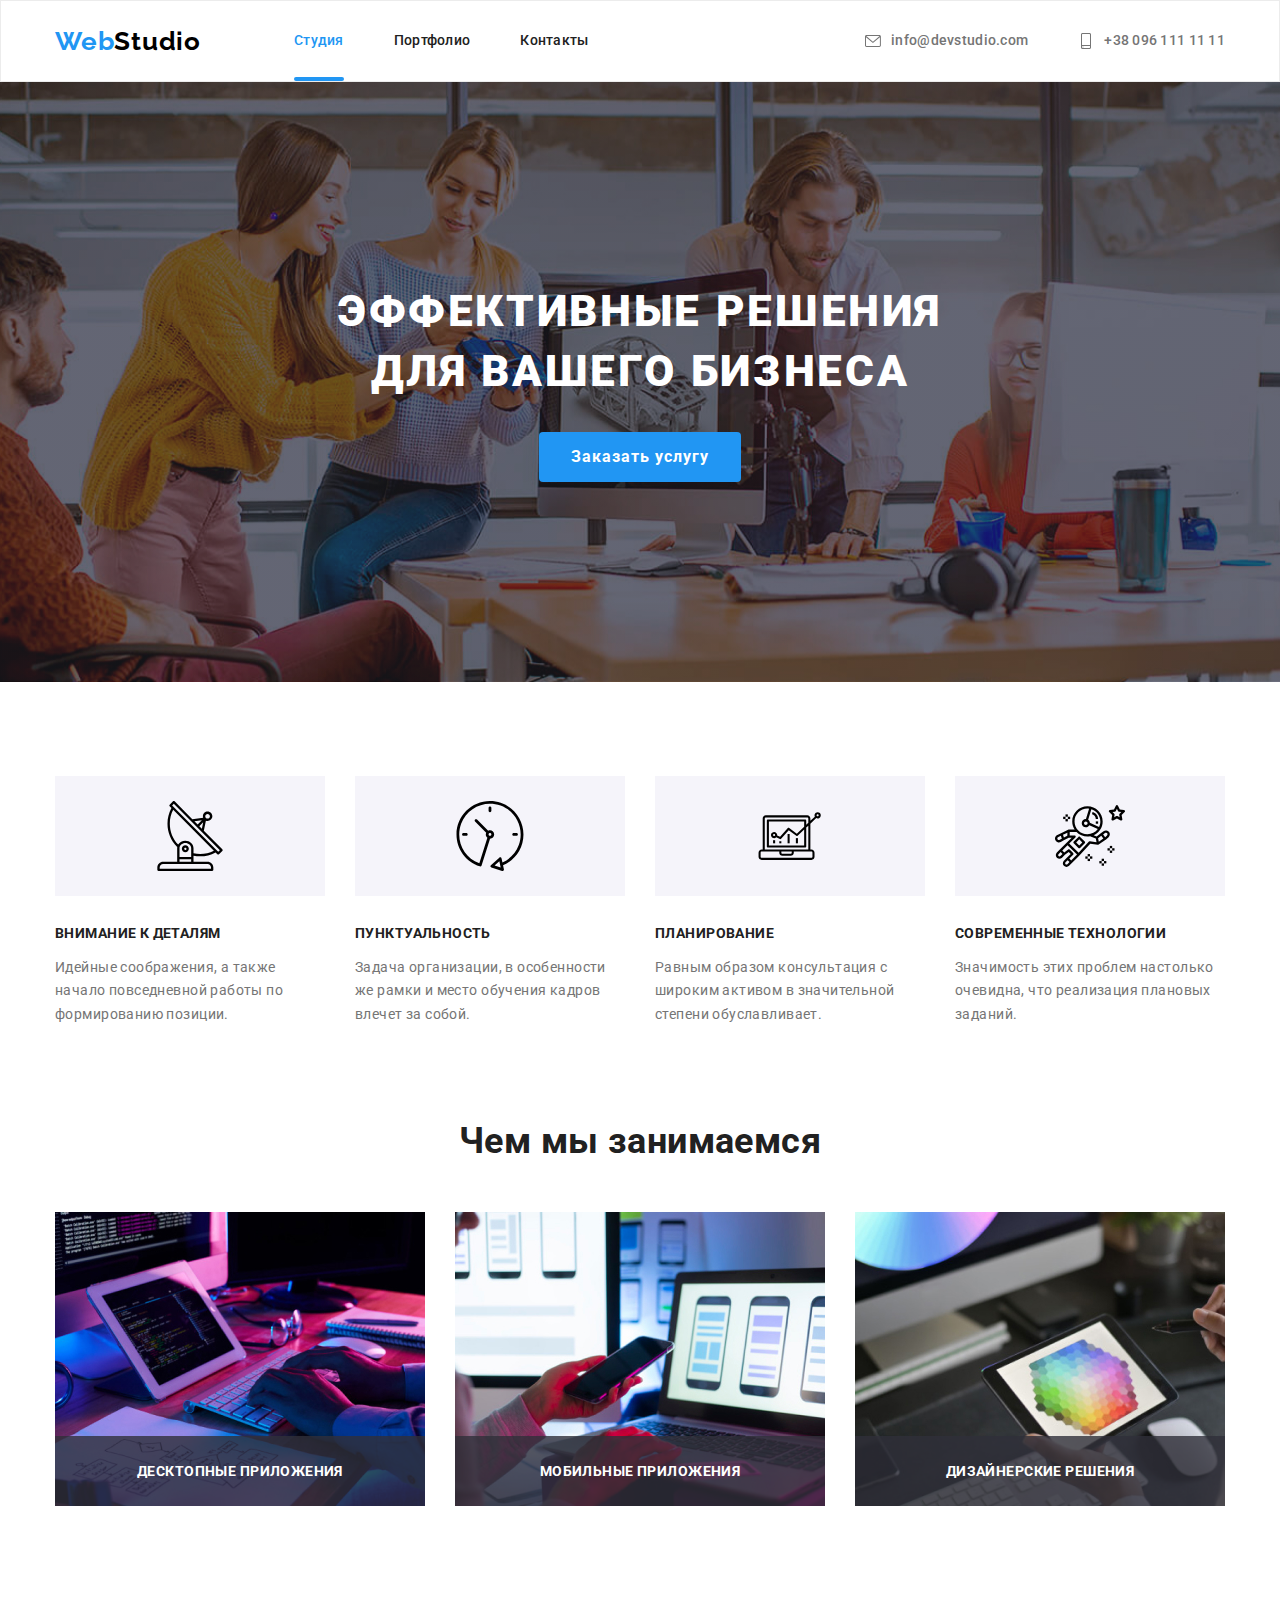
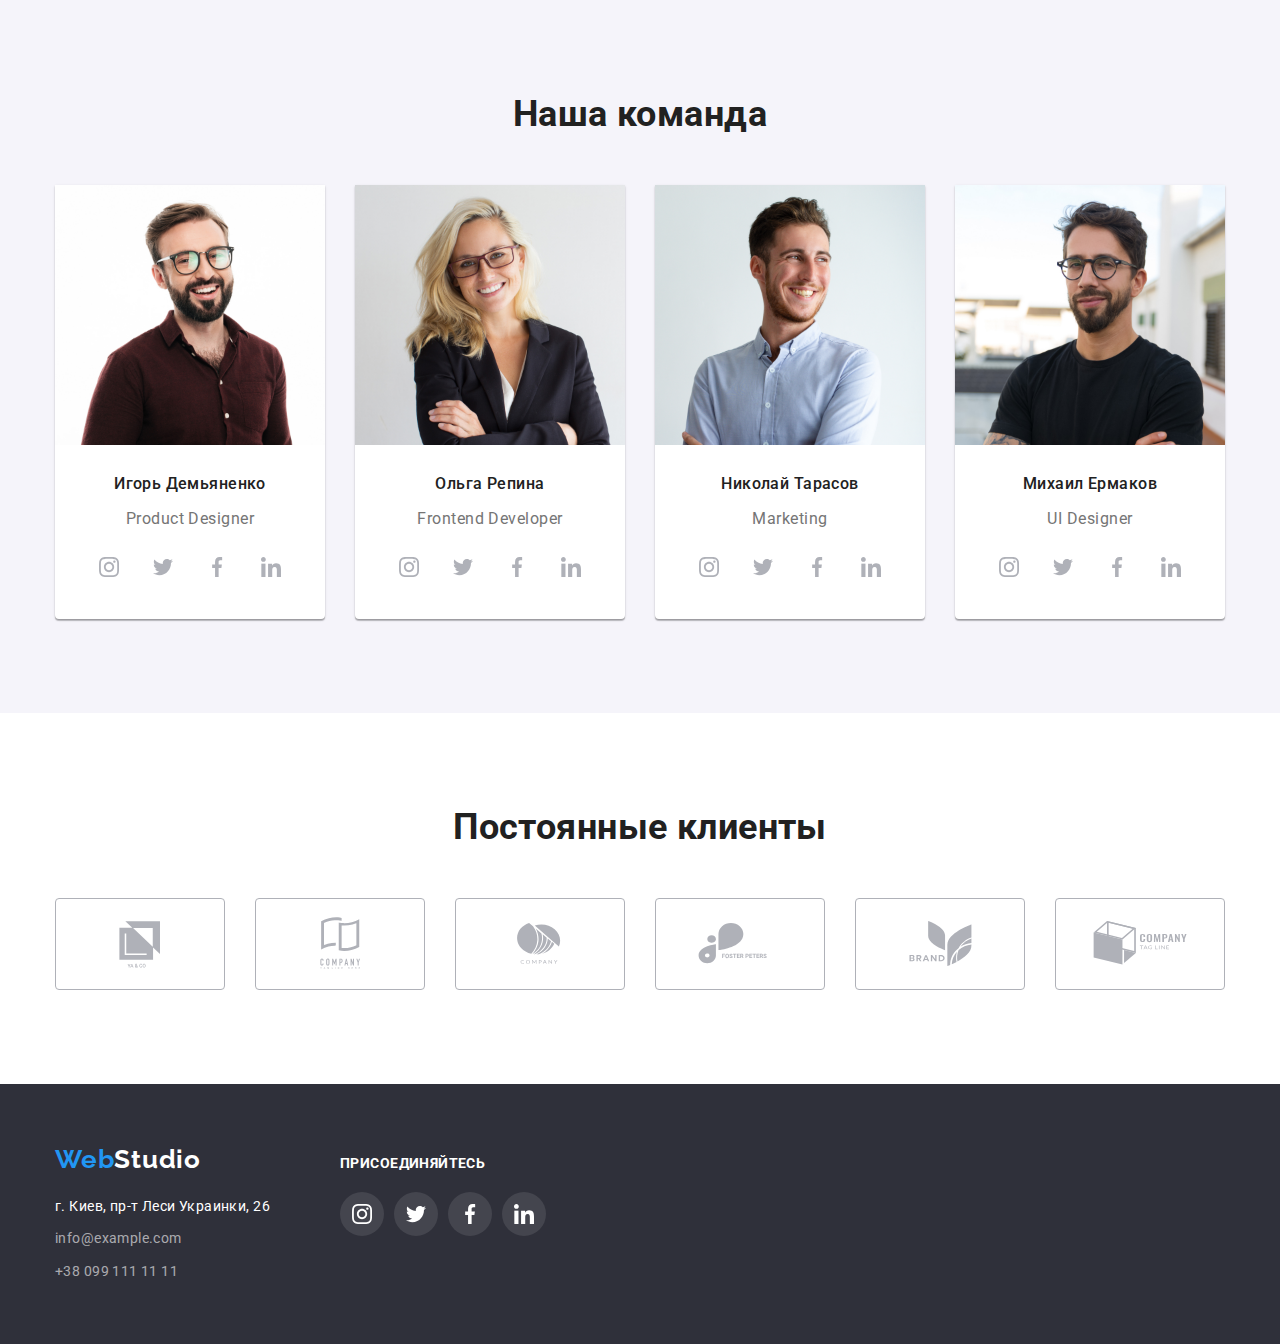
<file: index.html>
<!DOCTYPE html>
<html lang="ru">

<head>
    <meta charset="UTF-8">
    <meta http-equiv="X-UA-Compatible" content="IE=edge">
    <meta name="viewport" content="width=device-width, initial-scale=1.0">
    <title>WebStudio</title>
    <link rel="preconnect" href="https://fonts.gstatic.com" crossorigin>
    <link
        href="https://fonts.googleapis.com/css2?family=Raleway:wght@700&family=Roboto:wght@400;500;700;900&display=swap"
        rel="stylesheet">
    <link rel="stylesheet"
        href="https://cdnjs.cloudflare.com/ajax/libs/modern-normalize/1.1.0/modern-normalize.min.css">
    <link rel="stylesheet" href="./css/styles.css">
</head>

<body>
    <header class="header">
        <div class="container main-nav">
            <nav class="main-nav">
                <a href="index.html" class="logo link"><span class="logo-color">Web</span>Studio</a>
                <ul class="site-nav list">
                    <li class="site-item">
                        <a href="./index.html" class="site-link menu-link link current">Студия</a>
                    </li>
                    <li class="site-item">
                        <a href="./portfolio.html" class="site-link menu-link link">Портфолио</a>
                    </li>
                    <li class="site-item">
                        <a href="/" class="site-link menu-link link">Контакты</a>
                    </li>
                </ul>
            </nav>
            <ul class="contact-nav list">
                <li class="contact-item">
                    <a href="mailto:info@devstudio.com" class="header-link-item link">
                        <svg class="icon-mail">
                            <use href="./images/symbol.svg#icon-phone"></use>
                        </svg>
                        info@devstudio.com</a>
                </li>
                <li class="contact-item">
                    <a href="tel:380961111111" class="header-link-item link">
                        <svg class="icon-phone">
                            <use href="./images/symbol.svg#icon-smartphone"></use>
                        </svg>
                        +38 096 111 11 11</a>
                </li>
            </ul>
        </div>
    </header>
    <main>
        <section class="section hero">
            <div class="container">
                <h1 class="hero-title">Эффективные решения для вашего бизнеса</h1>
                <button data-modal-open class="hero-button" type="button">Заказать услугу</button>
            </div>
        </section>
        <section class="section benefits">
            <div class="container">
                <h2 class="visually-hidden">Наши плюсы</h2>
                <ul class="features list">
                    <li class="benefits-item">
                        <div class="benefits-icon">
                            <svg class="features-icon">
                                <use href="./images/symbol.svg#icon-antenna"></use>
                            </svg>
                        </div>
                        <h3 class="title">Внимание к деталям</h3>
                        <p class="features-title">Идейные соображения, а также начало повседневной работы по
                            формированию
                            позиции.</p>
                    </li>
                    <li class="benefits-item">
                        <div class="benefits-icon">
                            <svg class="features-icon">
                                <use href="./images/symbol.svg#icon-clock"></use>
                            </svg>
                        </div>
                        <h3 class="title">Пунктуальность</h3>
                        <p class="features-title">Задача организации, в особенности же рамки и место обучения кадров
                            влечет
                            за собой.</p>
                    </li>
                    <li class="benefits-item">
                        <div class="benefits-icon">
                            <svg class="features-icon">
                                <use href="./images/symbol.svg#icon-diagram"></use>
                            </svg>
                        </div>
                        <h3 class="title">Планирование</h3>
                        <p class="features-title">Равным образом консультация с широким активом в значительной степени
                            обуславливает.</p>
                    </li>
                    <li class="benefits-item">
                        <div class="benefits-icon">
                            <svg class="features-icon">
                                <use href="./images/symbol.svg#icon-astronaut"></use>
                            </svg>
                        </div>
                        <h3 class="title">Современные технологии</h3>
                        <p class="features-title">Значимость этих проблем настолько очевидна, что реализация плановых
                            заданий.</p>
                    </li>
                </ul>
            </div>
        </section>
        <section class="section actives">
            <div class="container cards-border">
                <h2 class="section-title">Чем мы занимаемся</h2>
                <ul class="section-item list">
                    <li class="cards"><img src="./images/img.jpg" alt="Разработка приложений" width="370" height="294">
                        <h3 class="card-active">ДЕСКТОПНЫЕ ПРИЛОЖЕНИЯ</h3>
                    </li>
                    <li class="cards"><img src="./images/img2.jpg" alt="Разработка приложений" width="370" height="294">
                        <h3 class="card-active">МОБИЛЬНЫЕ ПРИЛОЖЕНИЯ</h3>
                    </li>
                    <li class="cards"><img src="./images/img3.jpg" alt="Разработка приложений" width="370" height="294">
                        <h3 class="card-active">ДИЗАЙНЕРСКИЕ РЕШЕНИЯ</h3>
                    </li>
                </ul>
            </div>
        </section>
        <section class="section main-team">
            <div class="container">
                <h2 class="section-title">Наша команда</h2>
                <ul class="section-team list">
                    <li class="team-item">
                        <img src="./images/foto.jpg" alt="Игорь Демьяненко" width="270">
                        <div class="team-margin">
                            <h3 class="team">Игорь Демьяненко</h3>
                            <p class="team-list">Product Designer</p>
                            <ul class="team-social-icon">
                                <li class="soc-icon list">
                                    <a href="/" class="social-team-link">
                                        <svg class="social-icon-fill">
                                            <use href="./images/symbol.svg#icon-inst"></use>
                                        </svg>
                                    </a>
                                </li>
                                <li class="soc-icon list">
                                    <a href="/" class="social-team-link">
                                        <svg class="social-icon-fill">
                                            <use href="./images/symbol.svg#icon-twit"></use>
                                        </svg>
                                    </a>
                                </li>
                                <li class="soc-icon list">
                                    <a href="/" class="social-team-link">
                                        <svg class="social-icon-fill">
                                            <use href="./images/symbol.svg#icon-facebook"></use>
                                        </svg>
                                    </a>
                                </li>
                                <li class="soc-icon list">
                                    <a href="/" class="social-team-link">
                                        <svg class="social-icon-fill">
                                            <use href="./images/symbol.svg#icon-linkid"></use>
                                        </svg>
                                    </a>
                                </li>
                            </ul>
                        </div>
                    </li>
                    <li class="team-item">
                        <img src="./images/foto2.jpg" alt="Ольга Репина" width="270">
                        <div class="team-margin">
                            <h3 class="team">Ольга Репина</h3>
                            <p class="team-list">Frontend Developer</p>
                            <ul class="team-social-icon">
                                <li class="soc-icon list">
                                    <a href="/" class="social-team-link">
                                        <svg class="social-icon-fill">
                                            <use href="./images/symbol.svg#icon-inst"></use>
                                        </svg>
                                    </a>
                                </li>
                                <li class="soc-icon list">
                                    <a href="/" class="social-team-link">
                                        <svg class="social-icon-fill">
                                            <use href="./images/symbol.svg#icon-twit"></use>
                                        </svg>
                                    </a>
                                </li>
                                <li class="soc-icon list">
                                    <a href="/" class="social-team-link">
                                        <svg class="social-icon-fill">
                                            <use href="./images/symbol.svg#icon-facebook"></use>
                                        </svg>
                                    </a>
                                </li>
                                <li class="soc-icon list">
                                    <a href="/" class="social-team-link">
                                        <svg class="social-icon-fill">
                                            <use href="./images/symbol.svg#icon-linkid"></use>
                                        </svg>
                                    </a>
                                </li>
                            </ul>
                        </div>
                    </li>
                    <li class="team-item">
                        <img src="./images/foto3.jpg" alt="Николай Тарасов" width="270">
                        <div class="team-margin">
                            <h3 class="team">Николай Тарасов</h3>
                            <p class="team-list">Marketing</p>
                            <ul class="team-social-icon">
                                <li class="soc-icon list">
                                    <a href="/" class="social-team-link">
                                        <svg class="social-icon-fill">
                                            <use href="./images/symbol.svg#icon-inst"></use>
                                        </svg>
                                    </a>
                                </li>
                                <li class="soc-icon list">
                                    <a href="/" class="social-team-link">
                                        <svg class="social-icon-fill">
                                            <use href="./images/symbol.svg#icon-twit"></use>
                                        </svg>
                                    </a>
                                </li>
                                <li class="soc-icon list">
                                    <a href="/" class="social-team-link">
                                        <svg class="social-icon-fill">
                                            <use href="./images/symbol.svg#icon-facebook"></use>
                                        </svg>
                                    </a>
                                </li>
                                <li class="soc-icon list">
                                    <a href="/" class="social-team-link">
                                        <svg class="social-icon-fill">
                                            <use href="./images/symbol.svg#icon-linkid"></use>
                                        </svg>
                                    </a>
                                </li>
                            </ul>
                        </div>
                    </li>
                    <li class="team-item">
                        <img src="./images/foto4.jpg" alt="Михаил Ермаков" width="270">
                        <div class="team-margin">
                            <h3 class="team">Михаил Ермаков</h3>
                            <p class="team-list">UI Designer</p>
                            <ul class="team-social-icon">
                                <li class="soc-icon list">
                                    <a href="/" class="social-team-link">
                                        <svg class="social-icon-fill">
                                            <use href="./images/symbol.svg#icon-inst"></use>
                                        </svg>
                                    </a>
                                </li>
                                <li class="soc-icon list">
                                    <a href="/" class="social-team-link">
                                        <svg class="social-icon-fill">
                                            <use href="./images/symbol.svg#icon-twit"></use>
                                        </svg>
                                    </a>
                                </li>
                                <li class="soc-icon list">
                                    <a href="/" class="social-team-link">
                                        <svg class="social-icon-fill">
                                            <use href="./images/symbol.svg#icon-facebook"></use>
                                        </svg>
                                    </a>
                                </li>
                                <li class="soc-icon list">
                                    <a href="/" class="social-team-link">
                                        <svg class="social-icon-fill">
                                            <use href="./images/symbol.svg#icon-linkid"></use>
                                        </svg>
                                    </a>
                                </li>
                            </ul>
                        </div>
                    </li>
                </ul>
            </div>
        </section>
        <section class="section">
            <div class="container">
                <h2 class="section-title">Постоянные клиенты</h2>
                <ul class="client-card">
                    <li class="list">
                        <a class="client-link" href="#">
                            <svg class="client-card-item" aria-label="ссылка">
                                <use href="./images/symbol.svg#icon-Client-1"></use>
                            </svg>
                        </a>
                    </li>
                    <li class="list">
                        <a class="client-link" href="#">
                            <svg class="client-card-item" aria-label="ссылка">
                                <use href="./images/symbol.svg#icon-Client-2"></use>
                            </svg>
                        </a>
                    </li>
                    <li class="list">
                        <a class="client-link" href="#">
                            <svg class="client-card-item" aria-label="ссылка">
                                <use href="./images/symbol.svg#icon-Client-3"></use>
                            </svg>
                        </a>
                    </li>
                    <li class="list">
                        <a class="client-link" href="#">
                            <svg class="client-card-item" aria-label="ссылка">
                                <use href="./images/symbol.svg#icon-Client-4"></use>
                            </svg>
                        </a>
                    </li>
                    <li class="list">
                        <a class="client-link" href="#">
                            <svg class="client-card-item" aria-label="ссылка">
                                <use href="./images/symbol.svg#icon-Client-5"></use>
                            </svg>
                        </a>
                    </li>
                    <li class="list">
                        <a class="client-link" href="#">
                            <svg class="client-card-item" aria-label="ссылка">
                                <use href="./images/symbol.svg#icon-Client-6"></use>
                            </svg>
                        </a>
                    </li>
                </ul>
            </div>
        </section>
    </main>
    <div class="backdrop is-hidden" data-modal>
        <div class="modal">
            <button data-modal-close class="icon-close-black" type="button">
                <svg class="icon-close">
                    <use href="./images/symbol.svg#icon-close-black"></use>
                </svg>
            </button>
        </div>
    </div>
    <footer class="footer">
        <div class="main-div container">
            <div>
                <a href="./index.html" class="footer-logo link"><span class="footer-logo-studio">Web</span>Studio</a>
                <address class="element-style">
                    <ul class="adress list">
                        <li class="adress-item">
                            <a class="adress-text" href="https://goo.gl/maps/piqngm7oDQpEDh6u6" target="_blank"
                                rel="noopener nofollow noreferrer">г. Киев, пр-т Леси Украинки, 26</a>
                        </li>
                        <li class="adress-item">
                            <a class="adress-link" href="mailto:info@example.com">info@example.com</a>
                        </li>
                        <li class="adress-item">
                            <a class="adress-link" href="tel:+380991111111">+38 099 111 11 11</a>
                        </li>
                    </ul>
                </address>
            </div>
            <div class="footer-icon-list">
                <h3 class="footer-title">Присоединяйтесь</h3>
                <ul class="media-icon">
                    <li class="icon-list-icon list">
                        <a href="/" class="media-list">
                            <svg class="social">
                                <use href="./images/symbol.svg#icon-inst"></use>
                            </svg>
                        </a>
                    </li>
                    <li class="icon-list-icon list">
                        <a href="/" class="media-list">
                            <svg class="social">
                                <use href="./images/symbol.svg#icon-twit"></use>
                            </svg>
                        </a>
                    </li>
                    <li class="icon-list-icon list">
                        <a href="/" class="media-list">
                            <svg class="social">
                                <use href="./images/symbol.svg#icon-facebook"></use>
                            </svg>
                        </a>
                    </li>
                    <li class="icon-list-icon list">
                        <a href="/" class="media-list">
                            <svg class="social">
                                <use href="./images/symbol.svg#icon-linkid"></use>
                            </svg>
                        </a>
                    </li>
                </ul>
            </div>
        </div>
    </footer>

    <script src="./js/modal.js"></script>
</body>

</html>
</file>
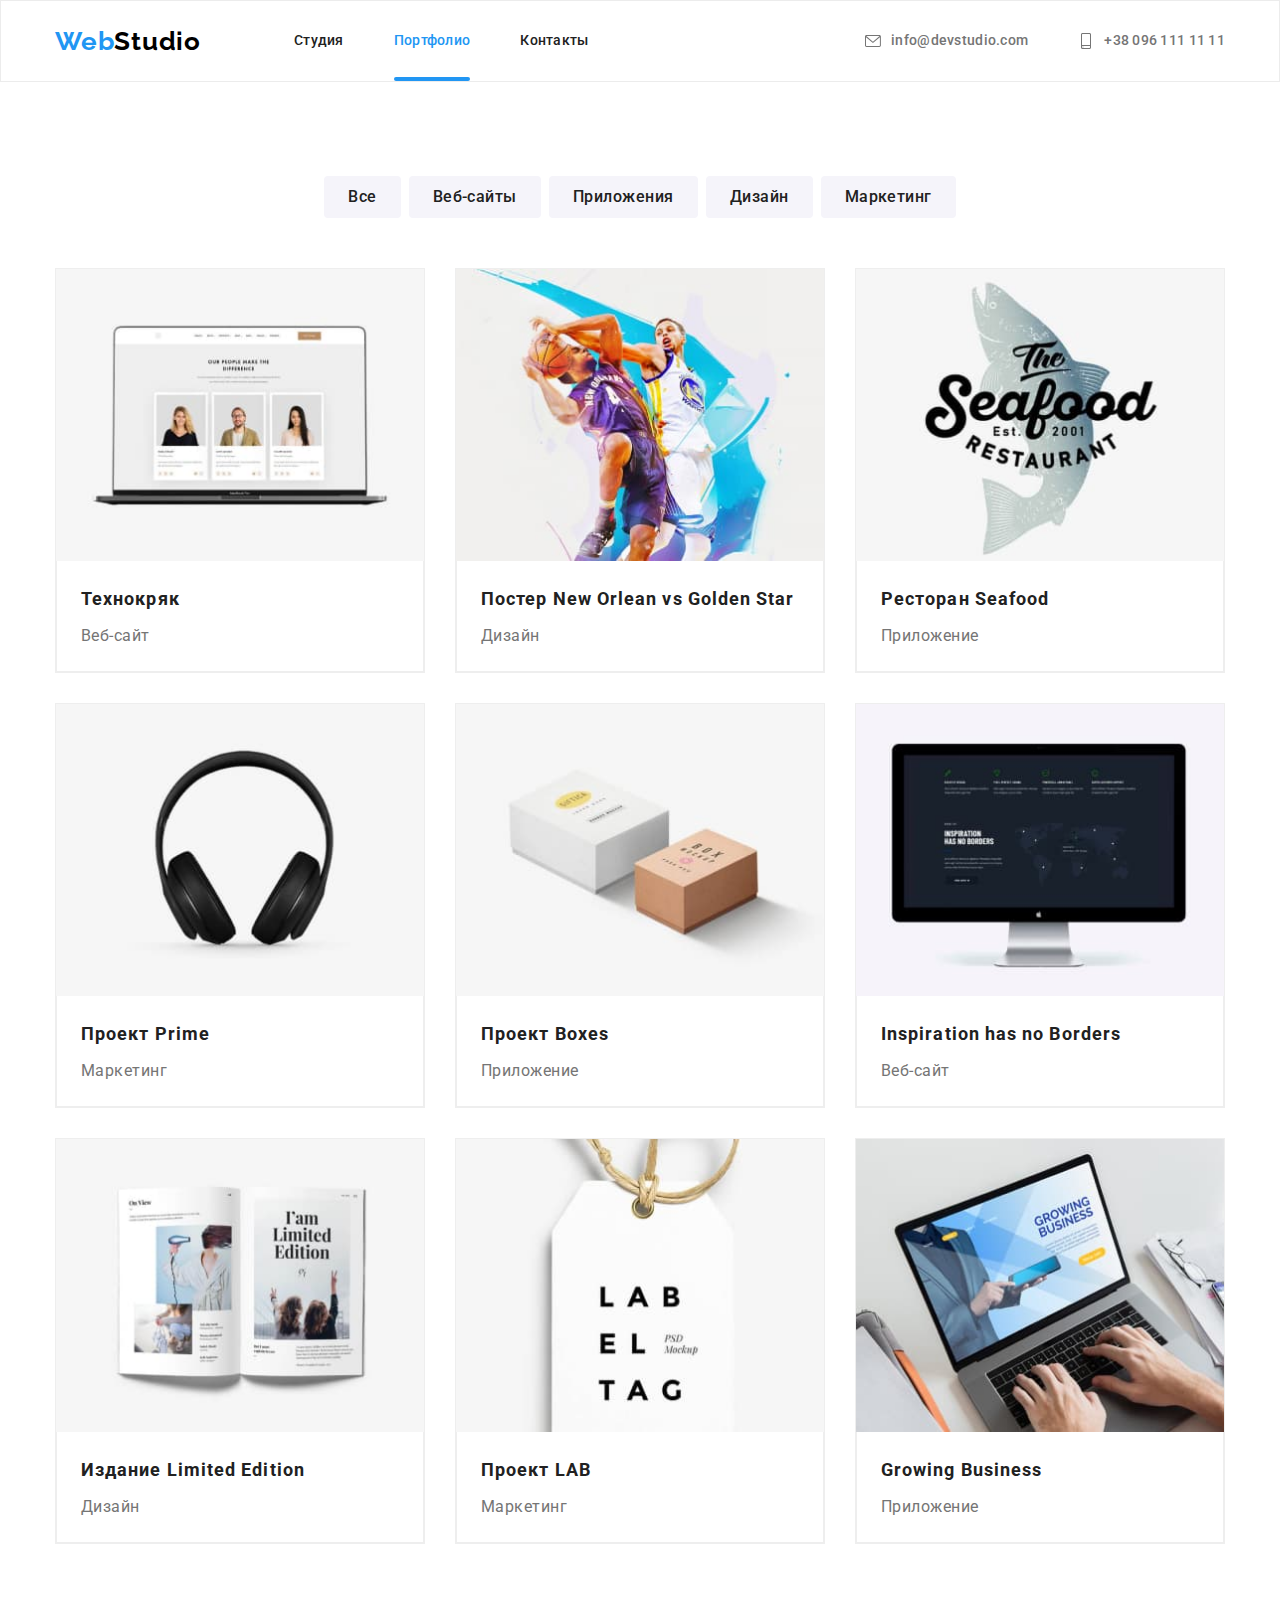
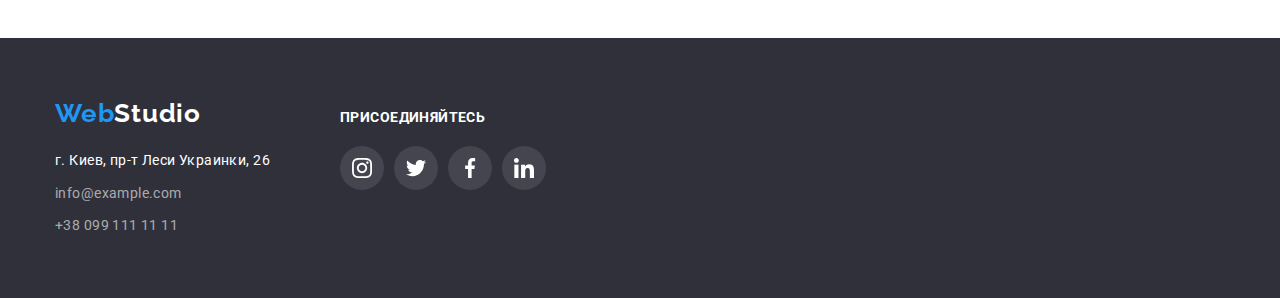
<file: portfolio.html>
<!DOCTYPE html>
<html lang="ru">

<head>
    <meta charset="UTF-8">
    <meta http-equiv="X-UA-Compatible" content="IE=edge">
    <meta name="viewport" content="width=device-width, initial-scale=1.0">
    <title>Portfolio</title>
    <link rel="preconnect" href="https://fonts.gstatic.com" crossorigin>
    <link
        href="https://fonts.googleapis.com/css2?family=Raleway:wght@700&family=Roboto:wght@400;500;700;900&display=swap"
        rel="stylesheet">
    <link rel="stylesheet"
        href="https://cdnjs.cloudflare.com/ajax/libs/modern-normalize/1.1.0/modern-normalize.min.css">
    <link rel="stylesheet" href="./css/styles.css">

</head>

<body>
    <header class="header">
        <div class="container main-nav">
            <nav class="main-nav">
                <a href="index.html" class="logo link"><span class="logo-color">Web</span>Studio</a>
                <ul class="site-nav list">
                    <li class="site-item"><a href="./index.html" class="menu-link link">Студия</a></li>
                    <li class="site-item"><a href="./portfolio.html" class="menu-link link current">Портфолио</a></li>
                    <li class="site-item"><a href="/" class="menu-link link">Контакты</a></li>
                </ul>
            </nav>
            <ul class="contact-nav list">
                <li class="contact-item">
                    <a href="mailto:info@devstudio.com" class="header-link-item link">
                        <svg class="icon-mail">
                            <use href="./images/symbol.svg#icon-phone"></use>
                        </svg>
                        info@devstudio.com</a>
                </li>
                <li class="contact-item">
                    <a href="tel:380961111111" class="header-link-item link">
                        <svg class="icon-phone">
                            <use href="./images/symbol.svg#icon-smartphone"></use>
                        </svg>
                        +38 096 111 11 11</a>
                </li>
            </ul>
        </div>
    </header>
    <main>
        <section class="section">
            <div class="container btn">
                <h1 class="visually-hidden">Button</h1>
                <ul class="btn-list list">
                    <li class="item">
                        <button type="button" class="portfolio-buttons">Все</button>
                    </li>
                    <li class="item">
                        <button type="button" class="portfolio-buttons">Веб-сайты</button>
                    </li>
                    <li class="item">
                        <button type="button" class="portfolio-buttons">Приложения</button>
                    </li>
                    <li class="item">
                        <button type="button" class="portfolio-buttons">Дизайн</button>
                    </li>
                    <li class="item">
                        <button type="button" class="portfolio-buttons">Маркетинг</button>
                    </li>
                </ul>
                <ul class="portfolio-list">
                    <li class="photo-portfolio">
                        <a href="/" class="project link">
                            <div class="prodact-thumb">
                                <img src="./images/portfolio/img.jpg" alt="Технокряк" width="370">
                                <div class="product-action">
                                    <p class="portfolio-text-action">
                                        Ресурс предлагает комплексные предложения с разным уровнем функционала и
                                        сервисов.
                                        Все это позволит посетителю получить
                                        исчерпывающие сведения о компании или частном лице.
                                    </p>
                                </div>
                            </div>
                            <div class="photo-border">
                                <h2 class="portfolio-text">Технокряк</h2>
                                <p class="portfolio-item">Веб-сайт</p>
                            </div>
                        </a>
                    </li>
                    <li class="photo-portfolio">
                        <a href="/" class="project link">
                            <div class="prodact-thumb">
                                <img src="./images/portfolio/img2.jpg" alt="Постер New Orlean vs Golden Star"
                                    width="370">
                                <div class="product-action">
                                    <p class="portfolio-text-action">
                                        Ресурс предлагает комплексные предложения с разным уровнем функционала и
                                        сервисов.
                                        Все это позволит посетителю получить
                                        исчерпывающие сведения о компании или частном лице.
                                    </p>
                                </div>
                            </div>
                            <div class="photo-border">
                                <h2 class="portfolio-text">Постер New Orlean vs Golden Star</h2>
                                <p class="portfolio-item">Дизайн</p>
                            </div>
                        </a>
                    </li>
                    <li class="photo-portfolio">
                        <a href="/" class="project link">
                            <div class="prodact-thumb">
                                <img src="./images/portfolio/img3.jpg" alt="Ресторан Seafood" width="370">
                                <div class="product-action">
                                    <p class="portfolio-text-action">
                                        Ресурс предлагает комплексные предложения с разным уровнем функционала и
                                        сервисов.
                                        Все это позволит посетителю получить
                                        исчерпывающие сведения о компании или частном лице.
                                    </p>
                                </div>
                            </div>
                            <div class="photo-border">
                                <h2 class="portfolio-text">Ресторан Seafood</h2>
                                <p class="portfolio-item">Приложение</p>
                            </div>
                        </a>
                    </li>
                    <li class="photo-portfolio">
                        <a href="/" class="project link">
                            <div class="prodact-thumb">
                                <img src="./images/portfolio/img4.jpg" alt="Проект Prime" width="370">
                                <div class="product-action">
                                    <p class="portfolio-text-action">
                                        Ресурс предлагает комплексные предложения с разным уровнем функционала и
                                        сервисов.
                                        Все это позволит посетителю получить
                                        исчерпывающие сведения о компании или частном лице.
                                    </p>
                                </div>
                            </div>
                            <div class="photo-border">
                                <h2 class="portfolio-text">Проект Prime</h2>
                                <p class="portfolio-item">Маркетинг</p>
                            </div>
                        </a>
                    </li>
                    <li class="photo-portfolio">
                        <a href="/" class="project link">
                            <div class="prodact-thumb">
                                <img src="./images/portfolio/img5.jpg" alt="Проект Boxes" width="370">
                                <div class="product-action">
                                    <p class="portfolio-text-action">
                                        Ресурс предлагает комплексные предложения с разным уровнем функционала и
                                        сервисов.
                                        Все это позволит посетителю получить
                                        исчерпывающие сведения о компании или частном лице.
                                    </p>
                                </div>
                            </div>
                            <div class="photo-border">
                                <h2 class="portfolio-text">Проект Boxes</h2>
                                <p class="portfolio-item">Приложение</p>
                            </div>
                        </a>
                    </li>
                    <li class="photo-portfolio">
                        <a href="/" class="project link">
                            <div class="prodact-thumb">
                                <img src="./images/portfolio/img6.jpg" alt="Inspiration has no Borders" width="370">
                                <div class="product-action">
                                    <p class="portfolio-text-action">
                                        Ресурс предлагает комплексные предложения с разным уровнем функционала и
                                        сервисов.
                                        Все это позволит посетителю получить
                                        исчерпывающие сведения о компании или частном лице.
                                    </p>
                                </div>
                            </div>
                            <div class="photo-border">
                                <h2 class="portfolio-text">Inspiration has no Borders</h2>
                                <p class="portfolio-item">Веб-сайт</p>
                            </div>
                        </a>
                    </li>
                    <li class="photo-portfolio">
                        <a href="/" class="project link">
                            <div class="prodact-thumb">
                                <img src="./images/portfolio/img7.jpg" alt="Издание Limited Edition" width="370">
                                <div class="product-action">
                                    <p class="portfolio-text-action">
                                        Ресурс предлагает комплексные предложения с разным уровнем функционала и
                                        сервисов.
                                        Все это позволит посетителю получить
                                        исчерпывающие сведения о компании или частном лице.
                                    </p>
                                </div>
                            </div>
                            <div class="photo-border">
                                <h2 class="portfolio-text">Издание Limited Edition</h2>
                                <p class="portfolio-item">Дизайн</p>
                            </div>
                        </a>
                    </li>
                    <li class="photo-portfolio">
                        <a href="/" class="project link">
                            <div class="prodact-thumb">
                                <img src="./images/portfolio/img8.jpg" alt="Проект LAB" width="370">
                                <div class="product-action">
                                    <p class="portfolio-text-action">
                                        Ресурс предлагает комплексные предложения с разным уровнем функционала и
                                        сервисов.
                                        Все это позволит посетителю получить
                                        исчерпывающие сведения о компании или частном лице.
                                    </p>
                                </div>
                            </div>
                            <div class="photo-border">
                                <h2 class="portfolio-text">Проект LAB</h2>
                                <p class="portfolio-item">Маркетинг</p>
                            </div>
                        </a>
                    </li>
                    <li class="photo-portfolio">
                        <a href="/" class="project link">
                            <div class="prodact-thumb">
                                <img src="./images/portfolio/img9.jpg" alt="Growing Business" width="370">
                                <div class="product-action">
                                    <p class="portfolio-text-action">
                                        Ресурс предлагает комплексные предложения с разным уровнем функционала и
                                        сервисов.
                                        Все это позволит посетителю получить
                                        исчерпывающие сведения о компании или частном лице.
                                    </p>
                                </div>
                            </div>
                            <div class="photo-border">
                                <h2 class="portfolio-text">Growing Business</h2>
                                <p class="portfolio-item">Приложение</p>
                            </div>
                        </a>
                    </li>
                </ul>
            </div>
        </section>
    </main>
    <footer class="footer">
        <div class="main-div container">
            <div>
                <a href="./index.html" class="footer-logo link"><span class="footer-logo-studio">Web</span>Studio</a>
                <address class="element-style">
                    <ul class="adress list">
                        <li class="adress-item">
                            <a class="adress-text" href="https://goo.gl/maps/piqngm7oDQpEDh6u6" target="_blank"
                                rel="noopener nofollow noreferrer">г. Киев, пр-т Леси Украинки, 26</a>
                        </li>
                        <li class="adress-item">
                            <a class="adress-link" href="mailto:info@example.com">info@example.com</a>
                        </li>
                        <li class="adress-item">
                            <a class="adress-link" href="tel:+380991111111">+38 099 111 11 11</a>
                        </li>
                    </ul>
                </address>
            </div>
            <div class="footer-icon-list">
                <h3 class="footer-title">Присоединяйтесь</h3>
                <ul class="media-icon">
                    <li class="icon-list-icon list">
                        <a href="/" class="media-list">
                            <svg class="social">
                                <use href="./images/symbol.svg#icon-inst"></use>
                            </svg>
                        </a>
                    </li>
                    <li class="icon-list-icon list">
                        <a href="/" class="media-list">
                            <svg class="social">
                                <use href="./images/symbol.svg#icon-twit"></use>
                            </svg>
                        </a>
                    </li>
                    <li class="icon-list-icon list">
                        <a href="/" class="media-list">
                            <svg class="social">
                                <use href="./images/symbol.svg#icon-facebook"></use>
                            </svg>
                        </a>
                    </li>
                    <li class="icon-list-icon list">
                        <a href="/" class="media-list">
                            <svg class="social">
                                <use href="./images/symbol.svg#icon-linkid"></use>
                            </svg>
                        </a>
                    </li>
                </ul>
            </div>
        </div>
    </footer>
</body>

</html>
</file>
<file: css/styles.css>
:root {
    --primary-text-color: #212121;
    --secondary-text-color: #757575;
    --accent-text-color: #2196F3;
    --background-color: #ffffff;
    --buttons-color: #F5F4FA;
    --border-line-color: #eeeeee
}

.visually-hidden {
    position: absolute;
    width: 1px;
    height: 1px;
    margin: -1px;
    border: 0;
    padding: 0;

    white-space: nowrap;
    clip-path: inset(100%);
    clip: rect(0 0 0 0);
    overflow: hidden;
    outline: 0;
    outline-offset: 0;
}

body {
    font-family: "Roboto";
    font-size: 14px;
    background-color: var(--white-color);
    color: var(--secondary-text-color);
    letter-spacing: 0.03em;
}

.container {
    width: 1200px;
    padding-left: 15px;
    padding-right: 15px;
    margin-right: auto;
    margin-left: auto;
}

html {
    box-sizing: border-box;
}

*,
*::after,
*::before {
    box-sizing: inherit;
}

/* Стили для обнуления верхних отступов у элементов */
h1,
h2,
h3,
h4,
h5,
h6,
p {
    margin-top: 0;
}

/* Класс для обнуления базовых свойств у списков (ul) */
.list {
    list-style: none;
    padding-left: 0;
    margin: 0;
}

/* Класс для обнуления базовых свойств у ссылок */
.link {
    text-decoration: none;
    color: inherit;
}

/* Свойства для корректного отображения картинок */
img {
    display: block;
    max-width: 100%;
    height: auto;
}

/* Свойства для обнуления курсива у address */
address {
    font-style: normal;
}

.logo-color {
    color: var(--accent-text-color);
}

.logo {
font-family: 'Raleway';
font-weight: 700;
font-size: 26px;
line-height: 1.19;
letter-spacing: 0.03em;
color: #000;
}

.link {
    text-decoration: none;
}


.list {
    list-style: none;
}

.section {
    padding: 94px 0;
}
/* site-nav; auth-nav */
/* .header {
    position: fixed;
    top: 0;
    left: 0;
    width: 100%;
    min-height: 80px;
    border: 1px solid var(--secondary-text-color);
    background-color: var(--background-color);
} */

.header {
    border: 1px solid #ECECEC;
}

.main-nav {
    display: flex;
    align-items: center;
}

.site-nav {
    display: flex;
    margin-left: 93px;
}

.site-item {
    position: relative;
    display: flex;
    margin-right: 50px;
    font-weight: 500;
    font-size: 14px;
    line-height: 1.14;
    text-decoration: none;
    letter-spacing: 0.02em;
    color: var(--primary-text-color);

    transition: background-color, color, box-shadow 250ms cubic-bezier(0.4, 0, 0.2, 1);
}

.site-link:hover,
.site-link:focus {
    color: var(--accent-text-color);
}

.site-item:last-child {
    margin-right: 0;
}

.site-item a {
    display: block;
    padding-top: 32px;
    padding-bottom: 32px;
}

.site-nav .link.current {
    color: var(--accent-text-color);
}


.contact-nav {
    display: flex;
    margin-left: auto;
    align-items: center;
}

.contact-nav .contact-item + .contact-item {
    margin-left: 50px;
}

.contact-nav a {
    display: flex;
    align-items: center;
    padding-top: 32px;
    padding-bottom: 32px;
    font-size: 14px;
    font-weight: 500;
    line-height: 1.14;
    letter-spacing: 0.02em;
    text-decoration: none;
    color: var(--secondary-text-color);

    transition: color 250ms cubic-bezier(0.4, 0, 0.2, 1);
}

.header-link-item:focus,
.header-link-item:hover {
    color: var(--accent-text-color);
}

.header-link-item {
    display: flex;
    align-items: center;
    transition: transform 250ms cubic-bezier(0.4, 0, 0.2, 1)
}

.icon-mail {
    width: 16px;
    height: 16px;
    fill: currentColor;
    margin-right: 10px;
    cursor: pointer;
}

.icon-phone {
    width: 16px;
    height: 16px;
    fill: currentColor;
    margin-right: 10px;
    cursor: pointer;
}
/* hero */

.hero {
    max-width: 1600px;
    margin: 0 auto;
    padding: 200px 0;
    text-align: center;
    background-color: #2F303A;

    background-image: linear-gradient(rgba(47, 48, 58, 0.4), rgba(47, 48, 58, 0.4)), 
    url(../images/imagin.jpg);
    background-repeat: no-repeat;
    background-position: center;
    background-size: cover;
}

.hero-button {
    border: none;
    border-radius: 4px;
    padding: 10px 32px;
    font-weight: 700;
    font-size: 16px;
    background: #2196F3;
    line-height: 1.87;
    letter-spacing: 0.06em;
    color: var(--background-color);
    cursor: pointer;

    transition: background-color 250ms cubic-bezier(0.4, 0, 0.2, 1);
}

.hero-button .link:hover {
    background-color: var(--accent-text-color);
    color: var(--background-color);
}

.hero-title {
    text-transform: uppercase;
    display: block;
    width: 696px;
    margin-bottom: 30px;
    margin-left: auto;
    margin-right: auto;
    font-weight: 900;
    font-size: 44px;
    line-height: 1.36;
    letter-spacing: 0.06em;
    color: var(--background-color);
}

/* our features */
.features {
display: flex;
justify-content: space-between;
}

.benefits-item {
    width: 270px;
}

.benefits-icon {
    height: 120px;
    display: flex;
    align-items: center;
    justify-content: center;
    background-color: var(--buttons-color);
    margin-bottom: 30px;
}

.features-icon {
    width: 70px;
    height: 70px;
}

.title {
    font-size: 14px;
    text-transform: uppercase;
    font-weight: 700;
    line-height: 1.14;
    color: var(--primary-text-color);
}

.features-title {
    margin-bottom: 0;
    font-weight: 400;
    font-size: 14px;
    line-height: 1.7;
    letter-spacing: 0.03em;
    color: var(--secondary-text-color);
}

/* section */
.section-title {
    font-size: 36px;
    line-height: 1.14;
    color: var(--primary-text-color);
    text-align: center;
    margin-bottom: 50px;
}

.section-item {
    display: flex;
    flex-wrap: wrap;
}

.actives {
    padding-top: 0;
    padding-bottom: 94px;
}

.cards {
    position: relative;
    margin-right: 30px;
}

.cards:last-child {
    margin-right: 0;
}
/* Наша команда */

.main-team {
    background-color: var(--buttons-color)
}

.section-team {
    display: flex;
    flex-wrap: wrap;
}

.team-item {
    margin-right: 30px;
    background: var(--background-color);
        /* material shadow v1 */
    box-shadow: 0px 1px 3px rgba(0, 0, 0, 0.12), 0px 1px 1px rgba(0, 0, 0, 0.14), 0px 2px 1px rgba(0, 0, 0, 0.2);
    border-radius: 0px 0px 4px 4px;
}

.team-item:last-child {
    margin-right: 0;
}

.team {
    text-align: center;
    font-size: 16px;
    line-height: 1.18;
    font-weight: 500;
    color: var(--primary-text-color);
}

.team-list {
    margin-bottom: 16px;
    text-align: center;
    font-size: 16px;
    line-height: 1.18;
    letter-spacing: 0.03em;
    font-weight: 400;
    color: var(--secondary-text-color);
}

.team-margin {
    padding-top: 30px;
    padding-bottom: 30px;
}

/* client */
.client-card {
    display: flex;
    margin: 0 auto;
    padding-left: 0;
}

.client-link {
    display: flex;
    justify-content: center;
    align-items: center;
    width: 170px;
    height: 92px;
    border: 1px solid #afb1b8;
    border-radius: 4px;

    text-align: center;
    transition: border 250ms cubic-bezier(0.4, 0, 0.2, 1);
}

.client-card-item {
    width: 170px;
    height: 92px;
    fill: #afb1b8;
    transition: fill 250ms cubic-bezier(0.4, 0, 0.2, 1);
}


.client-card li:not(:last-child) {
    margin-right: 30px;
}

.client-link:hover {
    border: 1px solid var(--accent-text-color);
}

.client-link:hover .client-card-item {
    fill: var(--accent-text-color);
}

.client-link:focus {
    border: 1px solid var(--accent-text-color);
}

.client-link:focus .client-card-item {
    fill: var(--accent-text-color);
}

/* footer */
.main-div {
    display: flex;
    align-items: baseline;
}

.footer {
    min-width: 1200px;
    background-color: #2F303A;
    padding-bottom: 60px;
    padding-top: 60px;
}


.footer-title {
    margin-top: 0;
    margin-bottom: 20px;
    font-size: 14px;
    text-transform: uppercase;
    font-weight: 700;
    line-height: 1.14;
    color: var(--background-color);
}

.footer-logo {
    display: block;
    font-family: 'Raleway';
    margin-bottom: 20px;
    font-weight: 700;
    font-size: 26px;
    line-height: 1.19;
    letter-spacing: 0.03em;
    color: var(--background-color);
}

.footer-logo-studio {
    color: var(--accent-text-color);
}

.footer-icon-list {
    margin-left: 70px;
    padding-left: 0;
    padding-right: 0;
}

.media-icon {
    padding-left: 0;
    display: flex;
    margin-bottom: 0;
} 

.media-list {
    display: flex;
    justify-content: center;
    align-items: center;
    width: 44px;
    height: 44px;

    border-radius: 50%;

    background: rgba(255, 255, 255, 0.1);
    transition: background-color 250ms cubic-bezier(0.4, 0, 0.2, 1);
}

.media-list:focus {
    background-color: var(--accent-text-color);
}

.media-list:hover {
    background-color: var(--accent-text-color);
}

.icon-list-icon {
    margin-right: 10px;
}

.icon-list-icon:last-child {
    margin-right: 0;
}

.social {
    display: block;
    fill: currentColor;
    color: var(--background-color);
    width: 20px;
    height: 20px;
}

.adress-text {
    padding-top: 10px;
    padding-bottom: 4px;
    font-weight: 400;
    font-size: 14px;
    line-height: 1.7;
    letter-spacing: 0.03em;
    color: var(--background-color);
}

.adress-item {
    margin-bottom: 9px;
}

.adress-item:last-child {
    margin-bottom: 0;
}

.element-style {
    display: block;
    font-style: normal;
}

.adress a {
    text-decoration: none;
}

.adress-link {
    display: block;
    font-weight: 400;
    font-size: 14px;
    line-height: 1.7;
    color: rgba(255, 255, 255, 0.6);

    transition: color 250ms cubic-bezier(0.4, 0, 0.2, 1);
}

.adress-link:hover,
.adress-link:focus {
    color: var(--accent-text-color);
}

/* Portfolio part */
.portfolio {
    width: 1200px;
    padding-right: 15px;
    padding-left: 15px;
    margin: 0 auto;
}

.btn-list {
    display: flex;
    justify-content: center;
    margin-bottom: 50px;
}

.btn-list .item + .item {
    margin-left: 8px;
}

.portfolio-buttons {
    padding: 6px 22px;
    font-family: inherit;
    font-weight: 500;
    font-size: 16px;
    line-height: 1.6;
    letter-spacing: 0.03em;
    background-color: var(--buttons-color);
    color: var(--primary-text-color);
    border-radius: 4px;
    border-color: transparent;
    cursor: pointer;

    transition: background-color 250ms cubic-bezier(0.4, 0, 0.2, 1),
    color 250ms cubic-bezier(0.4, 0, 0.2, 1),
    box-shadow 250ms cubic-bezier(0.4, 0, 0.2, 1);
}


.portfolio-buttons:hover,
.portfolio-buttons:focus {
    background-color: var(--accent-text-color);
    color: var(--background-color);
}

.item:hover,
.item:focus {
    box-shadow:
    0px 1px 1px rgb(0 0 0 / 12%),
    0px 4px 4px rgb(0 0 0 / 6%),
    1px 4px 6px rgb(0 0 0 / 16%);
    cursor: pointer;
}

/* foto in portfolio */

.portfolio-list {
    padding-left: 0;
    margin-top: 0;
    list-style: none;
    display: flex;
    flex-wrap: wrap;
    margin-right: -30px;
    margin-bottom: -30px;
}

.photo-portfolio {
    box-sizing: border-box;
    margin-right: 30px;
    margin-bottom: 30px;
    flex-basis: calc((100% - 90px)/3);
    background: var(--background-color);
    border: 1px solid #EEEEEE;
    }

.photo-portfolio:not:(nth-child(3n)) {
    margin-right: 30px;
}


.portfolio-text {
    margin-bottom: 4px;
    font-weight: 700;
    font-size: 18px;
    line-height: 2;
    letter-spacing: 0.06em;
    color: var(--primary-text-color);
}

.portfolio-item {
    margin-bottom: 0;
    font-weight: 400;
    font-size: 16px;
    line-height: 30px;
    letter-spacing: 0.03em;
    color: var(--secondary-text-color);
}

.portfolio-buttons.active {
    background-color: var(--accent-text-color);
    color: var(--background-color);
}

.photo-border {
    padding: 20px 24px;
    border: 1px solid var(--border-line-color);
    border-top: none;
}

.team-social-icon {
    padding-left: 0;
    display: flex;
    justify-content: center;
}

.soc-icon {
    margin-right: 10px;
    color: var(--background-color);

}

.soc-icon:last-child {
    margin-right: 0;
}

.social-team-link {
    width: 44px;
    height: 44px;
    display: flex;
    justify-content: center;
    align-items: center;
    border: none;
    border-radius: 50%;
    background-color: var(--background-color);
    list-style: none;
    margin: 0;
    color: #AFB1B8;
    cursor: pointer;

    transition: background-color 250ms cubic-bezier(0.4, 0, 0.2, 1), color 250ms cubic-bezier(0.4, 0, 0.2, 1);
}

.social-icon-fill {
    display: block;
    width: 20px;
    height: 20px;
    fill: currentColor;
}

.social-team-link:hover,
.social-team-link:focus {
    background-color: var(--accent-text-color);
    color: var(--background-color);
}

.backdrop {
    position: fixed;
    top: 0;
    left: 0;
    width: 100%;
    height: 100%;
    background-color: rgba(0, 0, 0, 0.1);

    opacity: 1;
    transition: opacity 250ms  cubic-bezier(0.4, 0, 0.2, 1), visibility 250ms cubic-bezier(0.4, 0, 0.2, 1);
}

.modal {
    position: absolute;
    top: 50%;
    left: 50%;
    transform: translate(-50%, -50%) scale(1);

    min-width: 528px;
    min-height: 581px;
    padding: 15px;

    background-color: var(--background-color);
    transition: transform 250ms cubic-bezier(0.4, 0, 0.2, 1), opacity 250ms cubic-bezier(0.4, 0, 0.2, 1);
}

.backdrop.is-hidden .modal {
    transform: translate(-50%, -50%) scale(0,9);
}

.backdrop.is-hidden {
    opacity: 0;
    pointer-events: none;
    visibility: hidden;
} 

.icon-close {
    display: block;
    width: 18px;
    height: 18px;
    fill: currentColor;
}

.icon-close-black {
    position: absolute;
    top: 8px;
    right: 8px;
    display: flex;
    justify-content: center;
    align-items: center;
    width: 30px;
    height: 30px;
    margin: 0;
    padding: 0;
    color: #000000;
    border: 1px solid rgba(0, 0, 0, 0.1);
    border-radius: 50%;
    cursor: pointer;
    background-color: inherit;
    transition: color 250ms cubic-bezier(0.4, 0, 0.2, 1);
} 


.hero-button:hover,
.hero-button:focus {
    background-color: #188ce8;
}

.site-nav.site-item.current::after {
    position: absolute;
    left: 0;
    bottom: -25px;
    content: '';
    background-color: var(--accent-color);
    border-radius: 2px;
    height: 4px;
    width: 100%;
}

.card-active {
    position: absolute;
    bottom: 0;
    left: 0;
    display: flex;
    width: 100%;
    height: 70px;
    margin: 0;

    font-weight: 700;
    font-size: 14px;
    text-transform: uppercase;
    
    background: rgba(47, 48, 58, 0.8);
    color: var(--background-color);
    justify-content: center;
    align-items: center;
}

.menu-link {
    position: relative;

    transition: color 250ms cubic-bezier(0.4, 0, 0.2, 1);
}

.menu-link.link.current::after {
    position: absolute;
    content: "";
    left: 0;
    bottom: 0;

    display: block;
    width: 100%;
    height: 4px;
    background-color: var(--accent-text-color);
    border-radius: 2px;
}


/* cards */

.project {
    display: block;
    transition: box-shadow 250ms cubic-bezier(0.4, 0, 0.2, 1);
}

.project:hover,
.project:focus {
    box-shadow: 0px 1px 1px rgba(0, 0, 0, 0.12),
        0px 4px 4px rgba(0, 0, 0, 0.06),
        1px 4px 6px rgba(0, 0, 0, 0.16);
    text-decoration-line: none;
}


.prodact-thumb {
    position: relative;
    overflow: hidden;
}

.project:hover .product-action,
.project:focus .product-action {
    transform: translateY(0);
}

.product-action {
    position: absolute;
    top: 0;
    left: 0;
    width: 100%;
    height: 100%;
    background-color: rgba(33, 150, 243, 0.9);
    

    transform: translateY(101%);
    transition: transform 250ms cubic-bezier(0.4, 0, 0.2, 1);
}

.portfolio-text-action {
    position: absolute;
    color: var(--background-color);
    font-weight: 400;
    font-size: 18px;
    line-height: 1.56;
    letter-spacing: 0.03em;
    padding: 63px 24px;
    margin: 0;
    opacity: 1;
    transition: opacity 250ms cubic-bezier(0.4, 0, 0.2, 1);
}
</file>
